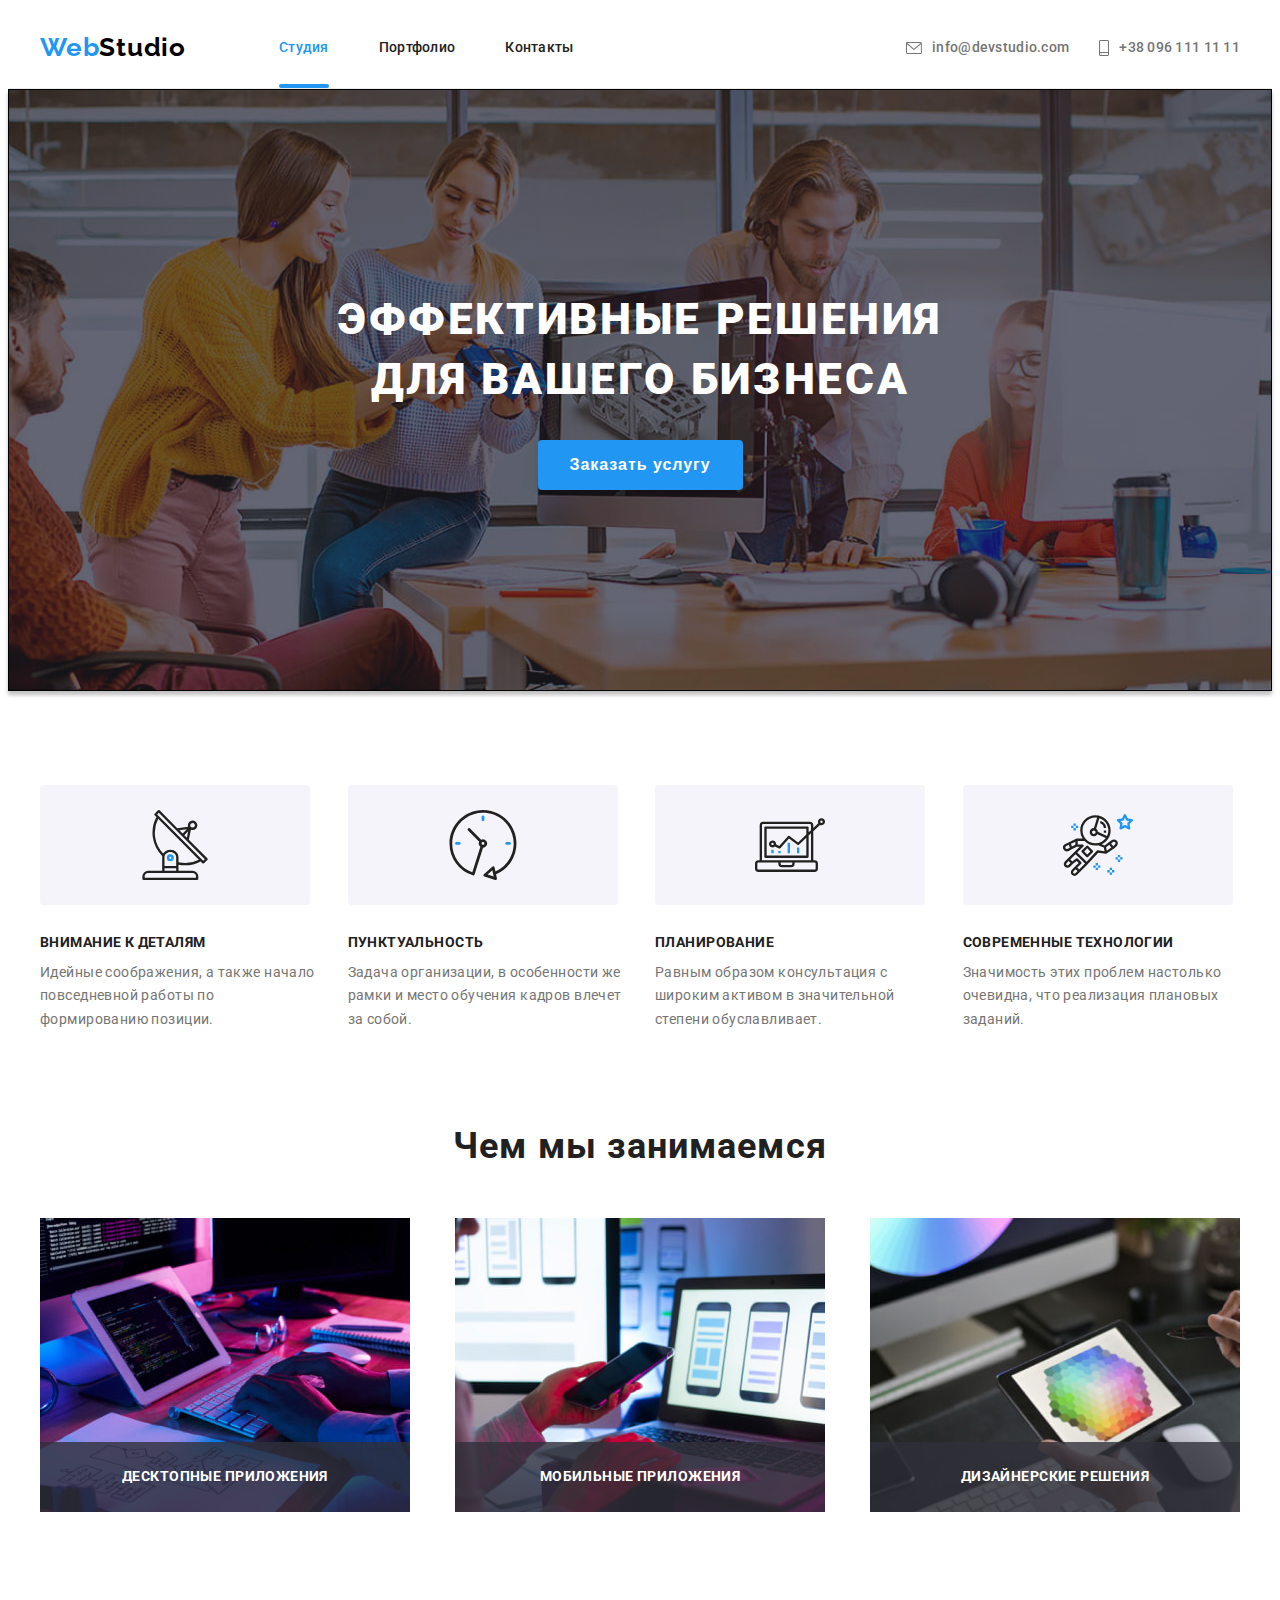
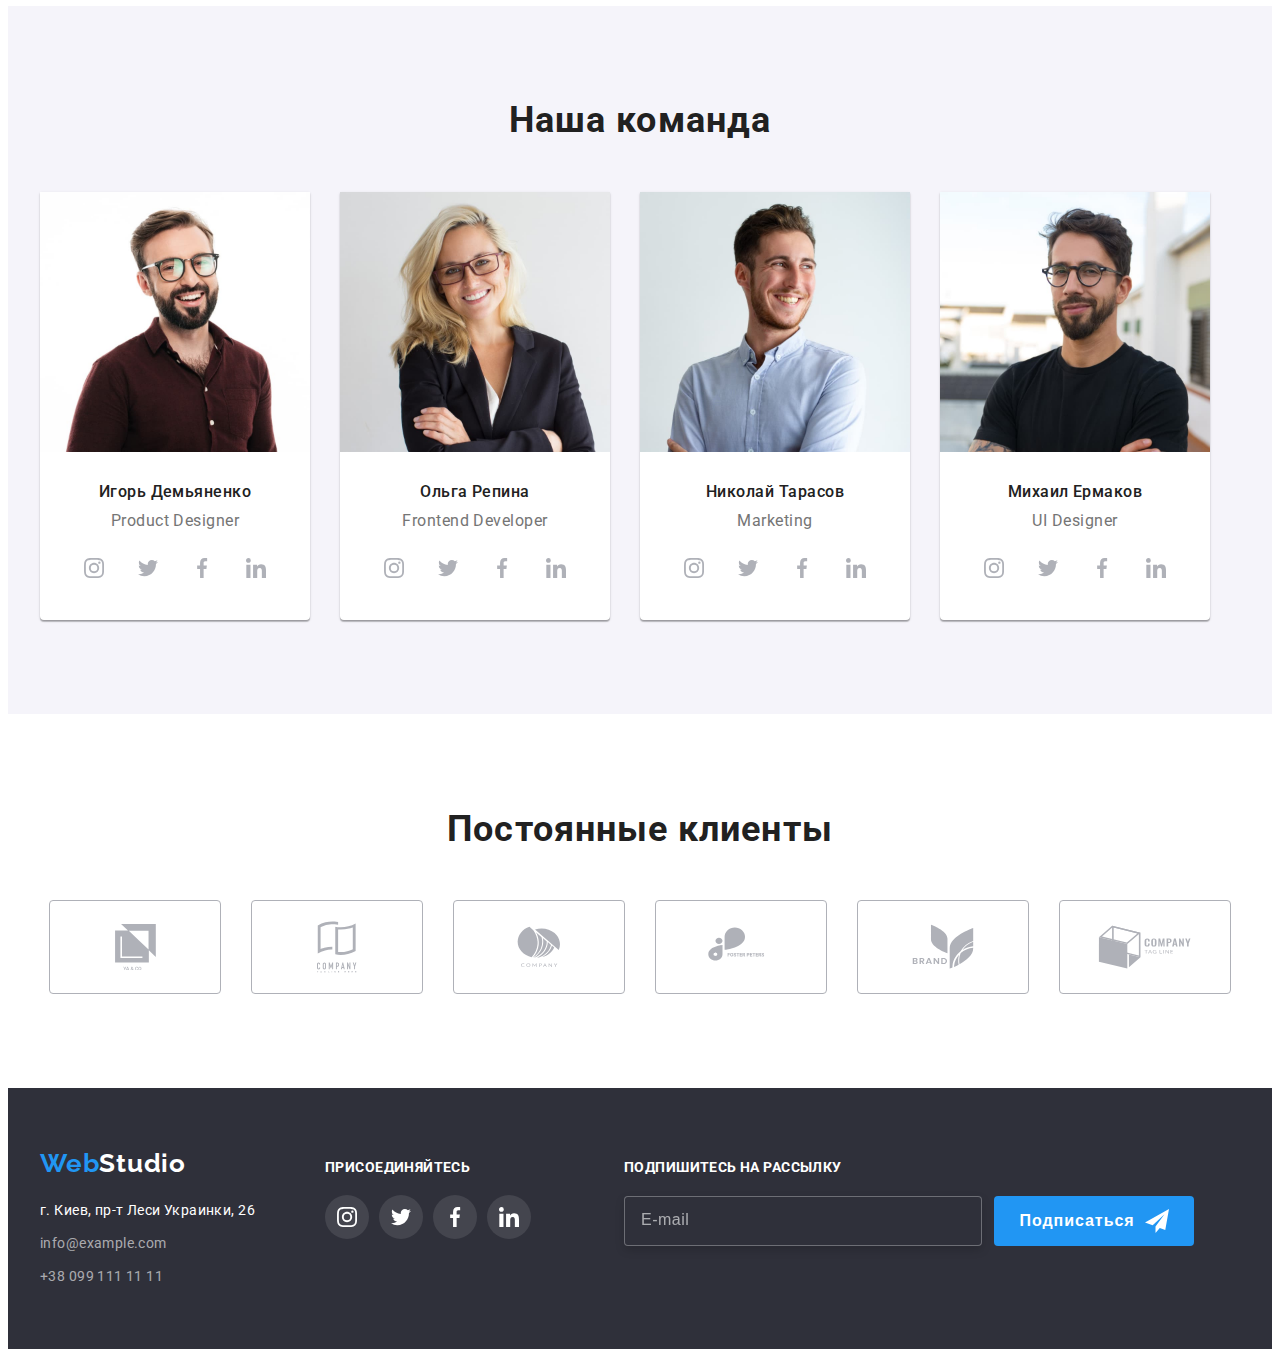
<file: index.html>
<!DOCTYPE html>
<html lang="ru">
<head>
    <meta charset="UTF-8">
    <meta http-equiv="X-UA-Compatible" content="IE=edge" />
    <meta name="viewport" content="width=device-width, initial-scale=1.0" />
    <title>Webstudio</title>
    <link rel="preconnect" href="https://fonts.gstatic.com" />
    <link href="https://fonts.googleapis.com/css2?family=Raleway:wght@700&family=Roboto:wght@400;500;700;900&display=swap"
        rel="stylesheet">
    <link rel="stylesheet" href="https://cdnjs.cloudflare.com/ajax/libs/modern-normalize/1.1.0/modern-normalize.min.css"
        integrity="sha512-wpPYUAdjBVSE4KJnH1VR1HeZfpl1ub8YT/NKx4PuQ5NmX2tKuGu6U/JRp5y+Y8XG2tV+wKQpNHVUX03MfMFn9Q=="
        crossorigin="anonymous" referrerpolicy="no-referrer" />
    <link rel="stylesheet" href="./css/styles.css" />
</head>
<body>
    <!--Шапка сайта -->
    <header class="main-head">
        <div class="header-container container">
            <nav class="main-nav">
                <a class="logo link" href="#"><span class="logo-color">Web</span>Studio</a>
                <ul class="menu-nav list">
                    <li class="menu-link item"><a class="link menu-item current" href="#">Студия</a></li>
                    <li class="item"><a class="link" href="./portfolio.html">Портфолио</a></li>
                    <li class="item"><a class="link" href="#">Контакты</a></li>
                </ul>
            </nav>
            <ul class="contact-nav list">
                <li class="item">
                    <a class="menu-contact link" href="mailto:info@devstudio.com" aria-label="Отправить письмо">
                        <svg class="envelope-icon" width="16" height="12">
                            <use href="./images/icons.svg#icon-envelope"></use>
                        </svg>    
                    info@devstudio.com</a>
                </li>
                <li class="item">
                    <a class="menu-contact link" href="tel:+380961111111" aria-label="Позвонить">
                        <svg class="envelope-icon" width="10" height="16">
                            <use href="./images/icons.svg#icon-smartphone"></use>
                        </svg>
                    +38 096 111 11 11</a>
                </li>
            </ul>
        </div>
    </header>

    <!--Уникальный контент страницы-->
    <main>      
        <!-- Hero -->
        <section class="hero">
            <div class="container">
                <h1 class="hero-head">Эффективные решения<br>для вашего бизнеса</h1>
                <button class="hero-button" type="button" data-modal-open>Заказать услугу</button>
            </div>
        </section>
        
        <!--Особенности компании -->
        <section class="section">
            <div class="container">
                <h2 hidden>Особенности</h2>
                <ul class="features list">
                    <li class="features-list">
                        <div class="feature-container">
                            <svg class="antenna" width="70" height="70" >
                                <use href="./images/icons.svg#icon-antenna"></use>
                            </svg>
                        </div>
                        <h3 class="features-head">Внимание к деталям</h3>
                        <p class="features-text">Идейные соображения, а также начало повседневной работы по формированию позиции.</p>
                    </li>

                    <li class="features-list">
                        <div class="feature-container">
                            <svg width="70" height="70">
                                <use href="./images/icons.svg#icon-clock"></use>
                            </svg>
                        </div>
                        <h3 class="features-head">Пунктуальность</h3>
                        <p class="features-text">Задача организации, в особенности же рамки и место обучения кадров влечет за собой.</p>
                    </li>
                        
                    <li class="features-list">
                        <div class="feature-container">
                            <svg width="70" height="70">
                                <use href="./images/icons.svg#icon-diagram"></use>
                            </svg>
                        </div>
                        <h3 class="features-head">Планирование</h3>
                        <p class="features-text">Равным образом консультация с широким активом в значительной степени обуславливает.</p>
                    </li>

                    <li class="features-list">
                        <div class="feature-container">
                            <svg width="70" height="70">
                                <use href="./images/icons.svg#icon-astronaut"></use>
                            </svg>
                        </div>
                        <h3 class="features-head">Современные технологии</h3>
                        <p class="features-text">Значимость этих проблем настолько очевидна, что реализация плановых заданий.</p>
                    </li>
                </ul>
            </div>      
        </section>
        
        <!--Чем занимается компания -->
        <section class="worklist-section section">
            <div class="container">
                <h2 class="worklist">Чем мы занимаемся</h2>
                <ul class="main-worklist list">
                    <li>
                        <div class="worklist-wrapper">
                            <img src="./images/worklist/box1.jpg" alt="Человек работает на компьютере" width="370" height="294">
                            <p class="main-worklist-desc">десктопные приложения</p>
                        </div>
                    </li>

                    <li>
                        <div class="worklist-wrapper">
                            <img src="./images/worklist/box2.jpg" alt="Человек работает на ноутбуке" width="370" height="294">
                            <p class="main-worklist-desc">мобильные приложения</p>
                        </div>
                    </li>

                    <li>
                        <div class="worklist-wrapper">
                            <p class="main-worklist-desc">дизайнерские решения</p>
                            <img src="./images/worklist/box3.jpg" alt="Человек работает на планшете" width="370" height="294">
                        </div>
                    </li>
                </ul>
            </div>          
        </section>
        
        <!--Команда компании -->
        <section class="team-section section">
            <div class="container">
                <h2 class="team">Наша команда</h2>
                <ul class="team-list list">
                    <li class="team-list-item">
                        <img class="team-img" src="./images/team/img.jpg" alt="бородатый мужчина в очках улыбается" width="270" height="260">
                        <h3 class="name">Игорь Демьяненко</h3>
                        <p class="profession" lang="en">Product Designer</p>
                        <ul class="team-container list">
                            <li class="item">
                                <a class="social-link" href="#" aria-label="Перейти в инстаграм">
                                    <svg class="social-icon" width="20" height="20">
                                        <use href="./images/icons.svg#icon-instagram"></use>
                                    </svg>
                               </a>
                            <li class="item">
                                <a class="social-link" href="#" aria-label="Перейти в твиттер">
                                    <svg class="social-icon" width="20" height="20">
                                        <use href="./images/icons.svg#icon-twitter"></use>
                                    </svg>
                                </a>
                            </li>

                            <li class="item">
                                <a class="social-link" href="#" aria-label="Перейти на фейсбук">
                                    <svg class="social-icon" width="20" height="20">
                                        <use href="./images/icons.svg#icon-facebook"></use>
                                    </svg>
                                </a>
                            </li>   
                            
                            <li class="item">
                                <a class="social-link" href="#" aria-label="Перейти на линкедин">
                                    <svg class="social-icon" width="20" height="20">
                                        <use href="./images/icons.svg#icon-linkedin"></use>
                                    </svg>
                                </a>
                            </li>
                        </ul>
                    </li>
                    <li class="team-list-item">
                        <img class="team-img" src="./images/team/img2.jpg" alt="женщина в очках улыбается" width="270" height="260">
                        <h3 class="name">Ольга Репина</h3>
                        <p class="profession" lang="en">Frontend Developer</p>
                        <ul class="team-container list">
                            <li class="item">
                                <a class="social-link" href="#" aria-label="Перейти в инстаграм">
                                    <svg class="social-icon" width="20" height="20">
                                        <use href="./images/icons.svg#icon-instagram"></use>
                                    </svg>
                                </a>
                            <li class="item">
                                <a class="social-link" href="#" aria-label="Перейти в твиттер">
                                    <svg class="social-icon" width="20" height="20">
                                        <use href="./images/icons.svg#icon-twitter"></use>
                                    </svg>
                                </a>
                            </li>

                            <li class="item">
                                <a class="social-link" href="#" aria-label="Перейти на фейсбук">
                                    <svg class="social-icon" width="20" height="20">
                                        <use href="./images/icons.svg#icon-facebook"></use>
                                    </svg>
                                </a>
                            </li>

                            <li class="item">
                                <a class="social-link" href="#" aria-label="Перейти на линкедин">
                                    <svg class="social-icon" width="20" height="20">
                                        <use href="./images/icons.svg#icon-linkedin"></use>
                                    </svg>
                                </a>
                            </li>
                        </ul>
                    </li>
                    <li class="team-list-item">
                        <img class="team-img" src="./images/team/img3.jpg" alt="мужчина улыбается" width="270" height="260">
                        <h3 class="name">Николай Тарасов</h3>
                        <p class="profession" lang="en">Marketing</p>
                        <ul class="team-container list">
                            <li class="item">
                                <a class="social-link" href="#" aria-label="Перейти в инстаграм">
                                    <svg class="social-icon" width="20" height="20">
                                        <use href="./images/icons.svg#icon-instagram"></use>
                                    </svg>
                                </a>
                            <li class="item">
                                <a class="social-link" href="#" aria-label="Перейти в твиттер">
                                    <svg class="social-icon" width="20" height="20">
                                        <use href="./images/icons.svg#icon-twitter"></use>
                                    </svg>
                                </a>
                            </li>
                        
                            <li class="item">
                                <a class="social-link" href="#" aria-label="Перейти на фейсбук">
                                    <svg class="social-icon" width="20" height="20">
                                        <use href="./images/icons.svg#icon-facebook"></use>
                                    </svg>
                                </a>
                            </li>
                        
                            <li class="item">
                                <a class="social-link" href="#" aria-label="Перейти на линкедин">
                                    <svg class="social-icon" width="20" height="20">
                                        <use href="./images/icons.svg#icon-linkedin"></use>
                                    </svg>
                                </a>
                            </li>
                        </ul>
                    </li>
                    <li class="team-list-item">
                        <img class="team-img" src="./images/team/img4.jpg" alt="мужчина важно ухмыляется" width="270" height="260">
                        <h3 class="name">Михаил Ермаков</h3>
                        <p class="profession" lang="en">UI Designer</p>
                        <ul class="team-container list">
                            <li class="item">
                                <a class="social-link" href="#" aria-label="Перейти в инстаграм">
                                    <svg class="social-icon" width="20" height="20">
                                        <use href="./images/icons.svg#icon-instagram"></use>
                                    </svg>
                                </a>
                            <li class="item">
                                <a class="social-link" href="#" aria-label="Перейти в твиттер">
                                    <svg class="social-icon" width="20" height="20">
                                        <use href="./images/icons.svg#icon-twitter"></use>
                                    </svg>
                                </a>
                            </li>
                        
                            <li class="item">
                                <a class="social-link" href="#" aria-label="Перейти на фейсбук">
                                    <svg class="social-icon" width="20" height="20">
                                        <use href="./images/icons.svg#icon-facebook"></use>
                                    </svg>
                                </a>
                            </li>
                        
                            <li class="item">
                                <a class="social-link" href="#" aria-label="Перейти на линкедин">
                                    <svg class="social-icon" width="20" height="20">
                                        <use href="./images/icons.svg#icon-linkedin"></use>
                                    </svg>
                                </a>
                            </li>
                        </ul>
                    </li>
                </ul>
            </div>        
        </section>

        <!--Постоянные клиенты -->
        <section class="section">
            <div class="container">
                <h2 class="customers-head">Постоянные клиенты</h2>
                <ul class="customers">
                    <li class="customers-list list">
                        <a class="customers-link" href="#" aria-label="Логотип компании">
                            <svg class="customers-icon" width="41" height="46.7">
                                <use href="./images/icons.svg#icon-group"></use>
                            </svg>
                        </a>
                    </li>

                    <li class="customers-list list">
                        <a class="customers-link" href="#" aria-label="Логотип компании">
                            <svg class="customers-icon" width="40" height="52">
                                <use href="./images/icons.svg#icon-group1"></use>
                            </svg>
                        </a>
                    </li>

                    <li class="customers-list list">
                        <a class="customers-link" href="#" aria-label="Логотип компании">
                            <svg class="customers-icon" width="43.46" height="41.18">
                                <use href="./images/icons.svg#icon-group2"></use>
                            </svg>
                        </a>
                    </li>

                    <li class="customers-list list">
                        <a class="customers-link" href="#" aria-label="Логотип компании">
                            <svg class="customers-icon" width="84.44" height="40.62">
                                <use href="./images/icons.svg#icon-group3"></use>
                            </svg>
                        </a>
                    </li>

                    <li class="customers-list list">
                        <a class="customers-link" href="#" aria-label="Логотип компании">
                            <svg class="customers-icon" width="62.54" height="45.43">
                                <use href="./images/icons.svg#icon-group4"></use>
                            </svg>
                        </a>
                    </li>

                    <li class="customers-list list">
                        <a class="customers-link" href="#" aria-label="Логотип компании">
                            <svg class="customers-icon" width="93.79" height="43.93">
                                <use href="./images/icons.svg#icon-group5"></use>
                            </svg>
                        </a>
                    </li>
                </ul>
            </div>
        </section>
    </main>
    
    <!--Футер сайта -->
    <footer class="footer-section">
        <div class="footer-block container">
            <div class="footer-link">
                <a class="footer-logo link" href="#"><span class="logo-color">Web</span>Studio</a>
                <address class="footer-address">
                    <ul class="footer-contact list">
                        <li class="item">
                            <a class="address-link link" href="https://goo.gl/maps/NRkBzwsqkBbF317T6" target="_blank"
                                rel="noopener noreferrer">г.
                                Киев, пр-т Леси Украинки, 26</a><br>
                        </li>
                        
                        <li class="item">
                            <a class="contact-link link" href="mailto:info@example.com">info@example.com</a><br>
                        </li>

                        <li class="item">
                            <a class="contact-link link" href="tel:+380991111111">+38 099 111 11 11</a><br>
                        </li>
                    </ul>
                </address>
            </div>
            <div class="footer-join-us-block">
                <h2 class="footer-icon-head">присоединяйтесь</h2>
                <ul class="footer-social-icon-list">
                    <li class="footer-icon-list list">
                        <a class="footer-icon-link" href="#" aria-label="Перейти в инстаграм">
                            <svg class="footer-social-icon" width="20" height="20">
                                <use href="./images/icons.svg#icon-instagram"></use>
                            </svg>
                        </a>
                    </li>
            
                    <li class="footer-icon-list list">
                        <a class="footer-icon-link" href="#" aria-label="Перейти в твиттер">
                            <svg class="footer-social-icon" width="20" height="20">
                                <use href="./images/icons.svg#icon-twitter"></use>
                            </svg>
                        </a>
                    </li>
            
                    <li class="footer-icon-list list">
                        <a class="footer-icon-link" href="#" aria-label="Перейти на фейсбук">
                            <svg class="footer-social-icon" width="20" height="20">
                                <use href="./images/icons.svg#icon-facebook"></use>
                            </svg>
                        </a>
                    </li>
            
                    <li class="footer-icon-list list">
                        <a class="footer-icon-link" href="#" aria-label="Перейти на линкедин">
                            <svg class="footer-social-icon" width="20" height="20">
                                <use href="./images/icons.svg#icon-linkedin"></use>
                            </svg>
                        </a>
                    </li>
                </ul>
            </div>
            <div class="footer-subscribe">
                <h2 class="head-subscribe">подпишитесь на рассылку</h2>
                <form>
                    <div class="form-subscribe">
                        <input class="input-subscribe" type="email" name="email" placeholder="E-mail">
                        <button class="btn-subscribe" type="submit">Подписаться
                            <svg class="icon-subscribe" width="24" height="24">
                                <use href="./images/icons.svg#icon-send"></use>
                            </svg>
                        </button>
                    </div>
                </form>
            </div>
        </div>    
    </footer>

    <div class="backdrop is-hidden" data-modal>
        <div class="modal">
            <button type="button" class="close-button" data-modal-close aria-label="Закрыть окно">
                <svg class="close-icon" width="11" height="11">
                    <use href="./images/icons.svg#icon-close"></use>
                </svg>
            </button>
            <form class="modal-form">
                <p class="head-modal-form">Оставьте свои данные, мы вам перезвоним</p>
                <label class="modal-form-label">
                    Имя
                    <span class="form-icon-position">
                        <input type="text" class="form-input" name="username" minlength="2" required>
                        <svg class="form-icon-svg" width=18 height=18>
                        <use href="./images/icons.svg#icon-person-black"></use>
                        </svg>
                    </span>
                </label>

                <label class="modal-form-label">
                    Телефон
                    <span class="form-icon-position">
                        <input type="tel" class="form-input" name="tel" pattern="[0-9]{3}-[0-9]{3}-[0-9]{2}-[0-9]{2}" title="000-000-00-00" required>
                        <svg class="form-icon-svg" width=18 height=18>
                            <use href="./images/icons.svg#icon-phone-black"></use>
                        </svg>
                    </span>
                </label>

                <label class="modal-form-label">
                    Почта
                    <span class="form-icon-position">
                        <input type="email" class="form-input" name="email" required>
                        <svg class="form-icon-svg" width=18 height=18>
                            <use href="./images/icons.svg#icon-email-black"></use>
                        </svg>
                    </span>
                </label>
                
                <label class="modal-form-label">
                    Комментарий
                    <textarea name="user-comment" class="modal-form-comment" placeholder="Введите текст"></textarea>
                </label>
                
                <span class="checkbox-wrapper">
                    <input type="checkbox" class="modal-form-checkbox visually-hidden" id="policy-terms">
                    <label for="policy-terms" class="modal-form-checkbox-label">Соглашаюсь с рассылкой и принимаю &nbsp;<a href="#">Условия договора</a></label>
                </span>

                <button class="modal-form-btn" type="submit">Отправить</button>
            </form>
        </div>
    </div>

    <script src="./js/modal.js"></script>
</body>
</html>
</file>
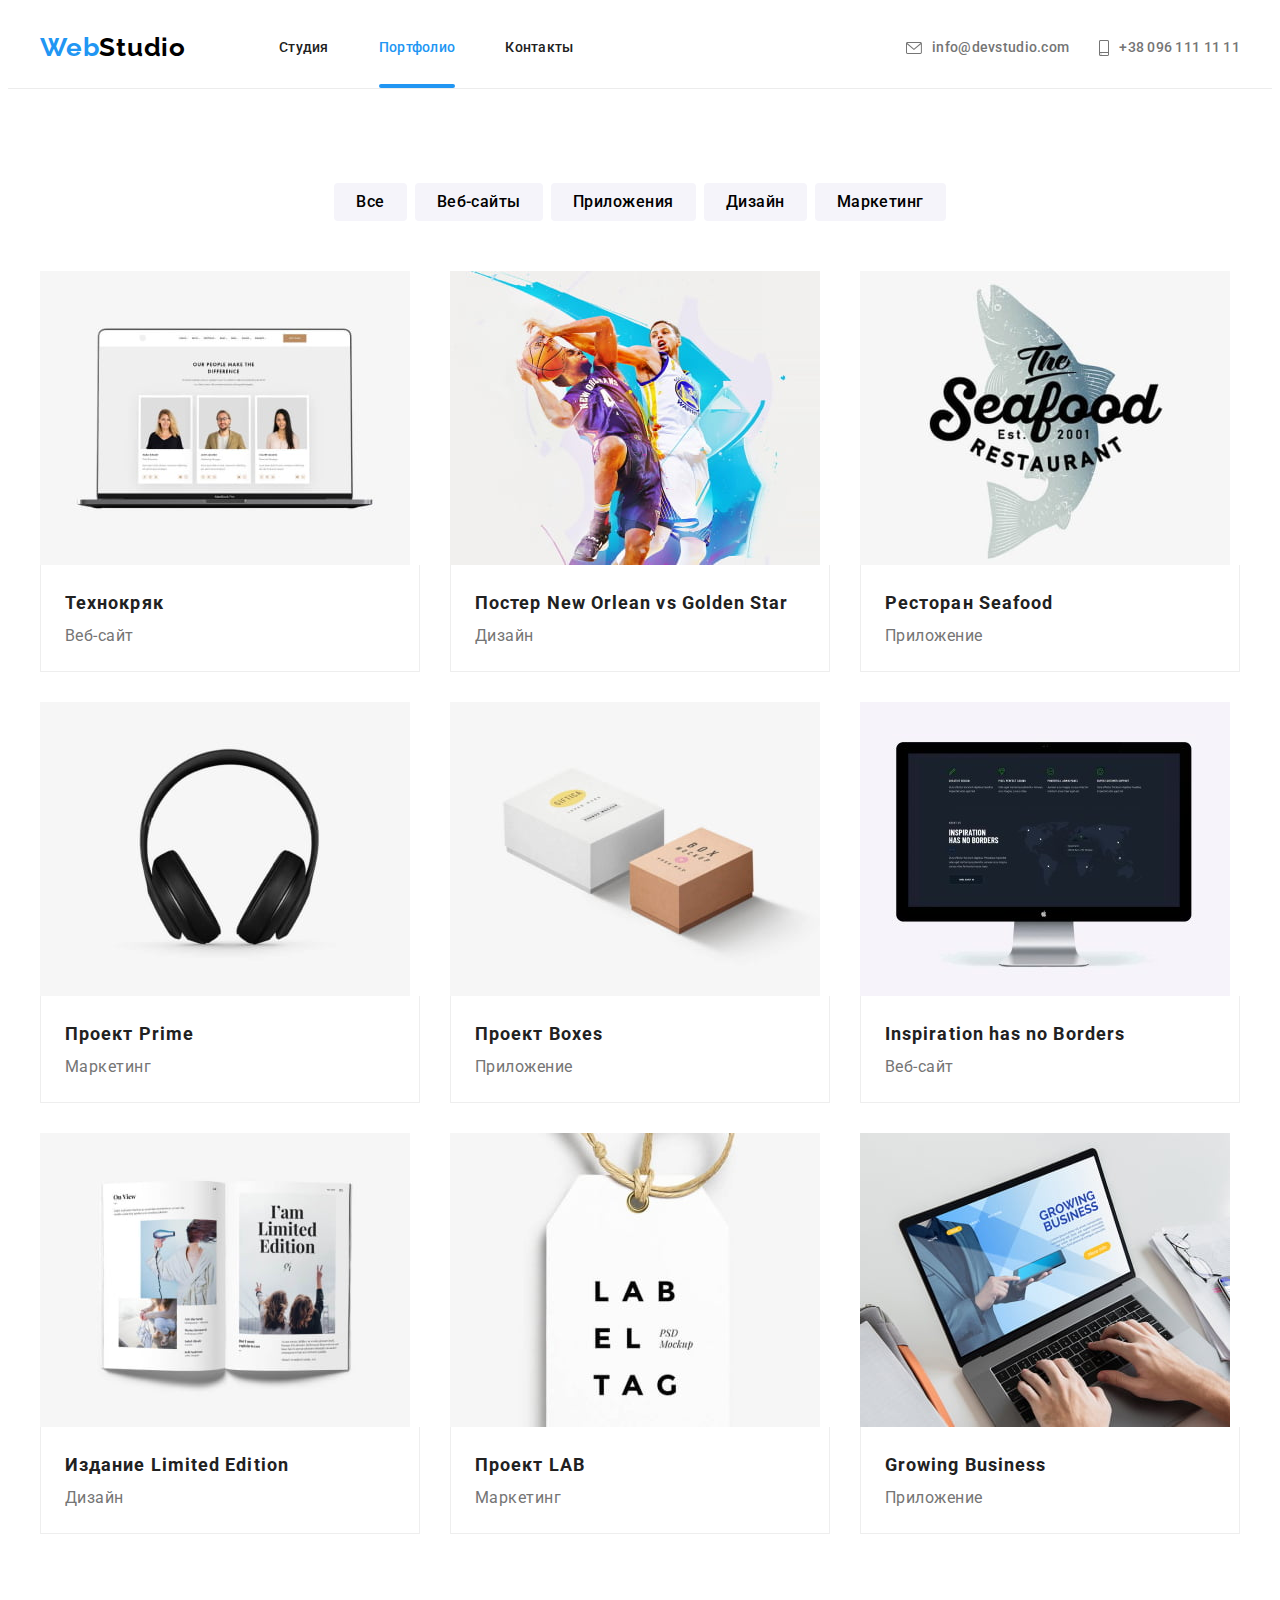
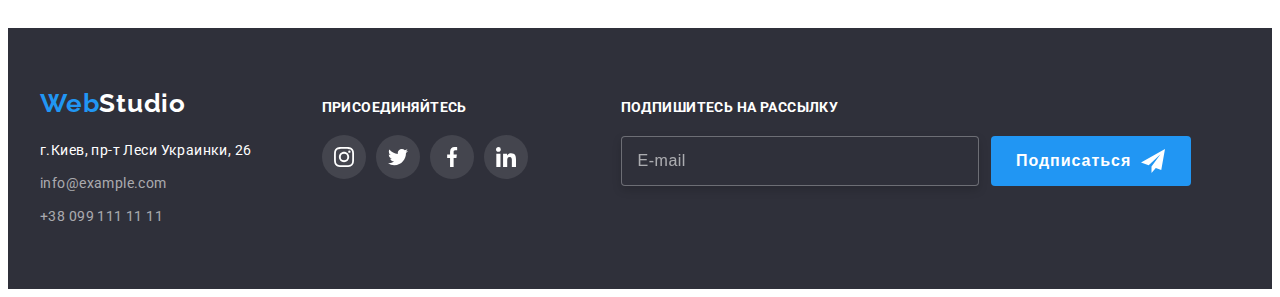
<file: portfolio.html>
<!DOCTYPE html>
<html lang="ru">
<head>
    <meta charset="UTF-8" />
    <meta http-equiv="X-UA-Compatible" content="IE=edge" />
    <meta name="viewport" content="width=device-width, initial-scale=1.0" />
    <title>Portfolio</title>
    <link rel="preconnect" href="https://fonts.gstatic.com" />
    <link href="https://fonts.googleapis.com/css2?family=Raleway:wght@700&family=Roboto:wght@400;500;700;900&display=swap" rel="stylesheet" />
    <link rel="stylesheet" href="https://cdnjs.cloudflare.com/ajax/libs/modern-normalize/1.1.0/modern-normalize.min.css"
      integrity="sha512-wpPYUAdjBVSE4KJnH1VR1HeZfpl1ub8YT/NKx4PuQ5NmX2tKuGu6U/JRp5y+Y8XG2tV+wKQpNHVUX03MfMFn9Q=="
      crossorigin="anonymous" referrerpolicy="no-referrer" />
    <link rel="stylesheet" href="./css/styles.css" />
</head>
<body>
    <!-- Шапка сайта -->
    <header class="main-head">
      <div class="header-container container">
        <nav class="main-nav">
          <a class="logo link" href="#"><span class="logo-color">Web</span>Studio</a>
          <ul class="menu-nav list">
            <li class="item"><a class="link" href="./index.html">Студия</a></li>
            <li class="menu-link item"><a class="link menu-item current" href="#">Портфолио</a></li>
            <li class="item"><a class="link" href="#">Контакты</a></li>
          </ul>
        </nav>
        <ul class="contact-nav list">
          <li class="item">
            <a class="menu-contact link" href="mailto:info@devstudio.com" aria-label="Отправить письмо">
              <svg class="envelope-icon" width="16" height="12">
                <use href="./images/icons.svg#icon-envelope"></use>
              </svg>
              info@devstudio.com</a>
          </li>
          <li class="item">
            <a class="menu-contact link" href="tel:+380961111111" aria-label="Позвонить">
              <svg class="envelope-icon" width="10" height="16">
                <use href="./images/icons.svg#icon-smartphone"></use>
              </svg>
              +38 096 111 11 11</a>
          </li>
        </ul>
      </div>
    </header>

    <!-- Уникальный контент страницы-->
    <main>
      <section class="section">

        <!-- Фильтр работ -->
        <div class="container">
          <h2 hidden>Фильтр работ</h2>
          <ul class="worklist-filter list">
            <li class="item"><button class="filter-btn" type="button">Все</button></li>
            <li class="item"><button class="filter-btn" type="button">Веб-сайты</button></li>
            <li class="item"><button class="filter-btn" type="button">Приложения</button></li>
            <li class="item"><button class="filter-btn" type="button">Дизайн</button></li>
            <li class="item"><button class="filter-btn" type="button">Маркетинг</button></li>
          </ul>
        </div>

        <!-- Галерея работ -->
        <div class="container">
          <h1 hidden>Галерея работ компании</h1>
          <ul class="worklist-gallery list">
            <li class="worklist-item">
              <a class="worklist-link link" href="#">
                <div class="worklist-wrapper">
                  <img class="worklist-img" src="./images/portfolio/technokryak.jpg" alt="на экране ноутбука открыт сайт" width="370" height="294"/>
                  <p class="overlay">Технокряк это современная площадка распространения коронавируса. Компании используют эту платформу для цифрового шпионажа и атак на защищённые сервера конкурентов.
                  </p>
                </div>
                <div class="worklist-border">
                  <h2 class="worklist-head">Технокряк</h2>
                  <p class="worklist-desc">Веб-сайт</p>
                </div>
              </a>
            </li>
            
            <li class="worklist-item">
              <a class="worklist-link link" href="#">
                <div class="worklist-wrapper">
                  <img class="worklist-img" src="./images/portfolio/poster.jpg" alt="баскетболисты играют с мяч" width="370"
                    height="294"/>
                  <p class="overlay">Технокряк это современная площадка распространения коронавируса. Компании используют эту платформу
                    для цифрового
                    шпионажа и атак на защищённые сервера конкурентов.
                  </p>
                </div>
                <div class="worklist-border">
                  <h2 class="worklist-head">
                    Постер<span lang="en"> New Orlean vs Golden Star</span>
                  </h2>
                  <p class="worklist-desc">Дизайн</p>
                </div>
              </a>
            </li>

            <li class="worklist-item">
              <a class="worklist-link link" href="#">
                <div class="worklist-wrapper">
                  <img class="worklist-img" src="./images/portfolio/seafood.jpg" alt="логотип на фоне рыбы" width="370" height="294"/>
                  <p class="overlay">Технокряк это современная площадка распространения коронавируса. Компании используют эту платформу
                    для цифрового
                    шпионажа и атак на защищённые сервера конкурентов.
                  </p>
                </div>
                <div class="worklist-border">
                  <h2 class="worklist-head">Ресторан<span lang="en"> Seafood</span></h2>
                  <p class="worklist-desc">Приложение</p>
                </div>
              </a>
            </li>

            <li class="worklist-item">
              <a class="worklist-link link" href="#">
                <div class="worklist-wrapper">
                  <img class="worklist-img" src="./images/portfolio/prime.jpg" alt="наушники" width="370" height="294"/>
                  <p class="overlay">Технокряк это современная площадка распространения коронавируса. Компании используют эту платформу
                    для цифрового
                    шпионажа и атак на защищённые сервера конкурентов.
                  </p>
                </div>
                <div class="worklist-border">
                  <h2 class="worklist-head">Проект<span lang="en"> Prime</span></h2>
                  <p class="worklist-desc">Маркетинг</p>
                </div>
              </a>
            </li>

            <li class="worklist-item">
              <a class="worklist-link link" href="#">
                <div class="worklist-wrapper">
                  <img class="worklist-img" src="./images/portfolio/boxes.jpg" alt="две коробки" width="370" height="294"/>
                  <p class="overlay">Технокряк это современная площадка распространения коронавируса. Компании используют эту платформу
                    для цифрового
                    шпионажа и атак на защищённые сервера конкурентов.
                  </p>
                </div>
                <div class="worklist-border">
                  <h2 class="worklist-head">Проект<span lang="en"> Boxes</span></h2>
                  <p class="worklist-desc">Приложение</p>
                </div>
              </a>
            </li>

            <li class="worklist-item">
              <a class="worklist-link link" href="#">
                <div class="worklist-wrapper">
                  <img class="worklist-img" src="./images/portfolio/borders.jpg" alt="монитор" width="370" height="294"/>
                  <p class="overlay">Технокряк это современная площадка распространения коронавируса. Компании используют эту платформу
                    для цифрового
                    шпионажа и атак на защищённые сервера конкурентов.
                  </p>
                </div>
                <div class="worklist-border">
                  <h2 class="worklist-head"><span lang="en"> Inspiration has no Borders</span></h2>
                  <p class="worklist-desc">Веб-сайт</p>
                </div>
              </a>
            </li>

            <li class="worklist-item">
              <a class="worklist-link link" href="#">
                <div class="worklist-wrapper">
                  <img class="worklist-img" src="./images/portfolio/magazine.jpg" alt="открытый журнал" width="370" height="294"/>
                  <p class="overlay">Технокряк это современная площадка распространения коронавируса. Компании используют эту платформу
                    для цифрового
                    шпионажа и атак на защищённые сервера конкурентов.
                  </p>
                </div>
                <div class="worklist-border">
                  <h2 class="worklist-head">Издание<span lang="en"> Limited Edition</span></h2>
                  <p class="worklist-desc">Дизайн</p>
                </div>
              </a>
            </li>

            <li class="worklist-item">
              <a class="worklist-link link" href="#">
                <div class="worklist-wrapper">
                  <img class="worklist-img" src="./images/portfolio/project_lab.jpg" alt="фото ярлыка" width="370" height="294"/>
                  <p class="overlay">Технокряк это современная площадка распространения коронавируса. Компании используют эту платформу
                    для цифрового
                    шпионажа и атак на защищённые сервера конкурентов.
                  </p>
                </div>
               <div class="worklist-border">
                  <h2 class="worklist-head">Проект<span lang="en"> LAB</span></h2>
                  <p class="worklist-desc">Маркетинг</p>
                </div>
              </a>
            </li>

            <li class="worklist-item">
              <a class="worklist-link link" href="#">
                <div class="worklist-wrapper">
                  <img class="worklist-img" src="./images/portfolio/businnes.jpg" alt="человек работает на ноутбуке" width="370"
                    height="294" />
                  <p class="overlay">Технокряк это современная площадка распространения коронавируса. Компании используют эту платформу
                    для цифрового
                    шпионажа и атак на защищённые сервера конкурентов.
                  </p>
                </div>
                <div class="worklist-border">                  
                  <h2 class="worklist-head"><span lang="en"> Growing Business</span></h2>
                  <p class="worklist-desc">Приложение</p>
                </div>

              </a>
            </li>
          </ul>
        </div>
      </section>
    </main>

    <!-- Футер сайта -->
    <footer class="footer-section">
      <div class="footer-block container">
        <div class="footer-link">
          <a class="footer-logo link" href="#"><span class="logo-color">Web</span>Studio</a>
          <address class="footer-address">
            <ul class="footer-contact list">
              <li class="item">
                <a class="address-link link" href="https://goo.gl/maps/NRkBzwsqkBbF317T6" target="_blank"
                  rel="noopener noreferrer">г.Киев, пр-т Леси Украинки, 26</a><br>
              </li>
              <li class="item">
                <a class="contact-link link" href="mailto:info@example.com">info@example.com</a><br>
              </li>
              <li class="item">
                <a class="contact-link link" href="tel:+380991111111">+38 099 111 11 11</a><br>
              </li>
            </ul>
          </address>
        </div>
        <div class="footer-join-us-block">
          <h2 class="footer-icon-head">присоединяйтесь</h2>
          <ul class="footer-social-icon-list">
            <li class="footer-icon-list list">
              <a class="footer-icon-link" href="#" aria-label="Перейти в инстаграм">
                <svg class="footer-social-icon" width="20" height="20">
                  <use href="./images/icons.svg#icon-instagram"></use>
                </svg>
              </a>
            </li>
    
            <li class="footer-icon-list list">
              <a class="footer-icon-link" href="#" aria-label="Перейти в твиттер">
                <svg class="footer-social-icon" width="20" height="20">
                  <use href="./images/icons.svg#icon-twitter"></use>
                </svg>
              </a>
            </li>
    
            <li class="footer-icon-list list">
              <a class="footer-icon-link" href="#" aria-label="Перейти на фейсбук">
                <svg class="footer-social-icon" width="20" height="20">
                  <use href="./images/icons.svg#icon-facebook"></use>
                </svg>
              </a>
            </li>
    
            <li class="footer-icon-list list">
              <a class="footer-icon-link" href="#" aria-label="Перейти на линкедин">
                <svg class="footer-social-icon" width="20" height="20">
                  <use href="./images/icons.svg#icon-linkedin"></use>
                </svg>
              </a>
            </li>
          </ul>
        </div>
        <div class="footer-subscribe">
          <h2 class="head-subscribe">подпишитесь на рассылку</h2>
          <form>
            <div class="form-subscribe">
              <input class="input-subscribe" type="email" name="email" placeholder="E-mail">
              <button class="btn-subscribe" type="submit">Подписаться
                <svg class="icon-subscribe" width="24" height="24">
                  <use href="./images/icons.svg#icon-send"></use>
                </svg>
              </button>
            </div>
          </form>
        </div>
      </div>
    </footer>
</body>
</html>
</file>
<file: css/styles.css>
.visually-hidden {
  position: absolute !important;
  clip: rect(1px 1px 1px 1px); /* IE6, IE7 */
  clip: rect(1px, 1px, 1px, 1px);
  padding: 0 !important;
  border: 0 !important;
  height: 1px !important;
  width: 1px !important;
  overflow: hidden;
}

:root {
  --accent-color: #2196f3;
  --primary-color: #212121;
  --secondary-color: #757575;
  --third-color: #ffffff;
  --fourth-color: #2f303a;
  --hero-color: #c4c4c4;
  --button-color: #f5f4fa;
  --icon-color: #afb1b8;
}

h1,
h2,
h3,
h4,
h5,
h6,
p {
  margin-top: 0;
  margin-bottom: 0;
}

ul,
ol {
  margin-top: 0;
  margin-bottom: 0;
  padding-left: 0;
}

img {
  display: block;
}

.list {
  list-style: none;
}

.link {
  text-decoration: none;
  color: var(--primary-color);
}

body {
  font-family: "Roboto", sans-serif;
  color: var(--primary-color);
}

/* ------------- Контейнер ---------------- */
.container {
  width: 1200px;
  margin-left: auto;
  margin-right: auto;
  padding-left: 15px;
  padding-right: 15px;
}

.section {
  padding-top: 94px;
  padding-bottom: 94px;
}

/* ----------------Шапка сайта--------------------------------------- */
.header-container {
  display: flex;
}

/* ----------------------Оформление логотипа -----------------------*/
.logo {
  margin-top: 24px;
  margin-bottom: 25px;
  margin-right: 93px;

  font-family: "Raleway", sans-serif;
  font-weight: 700;
  font-size: 26px;
  line-height: 1.19;
  letter-spacing: 0.03em;

  color: #000000;
}

.logo-color {
  color: var(--accent-color);
}

/* ---------------------Оформление меню навигации ------------------*/
.main-nav {
  display: flex;
}

.menu-nav {
  display: flex;

  font-weight: 500;
  font-size: 14px;
  line-height: 1.14;
  letter-spacing: 0.02em;

  color: var(--primary-color);
}

.menu-nav .item:not(:last-child) {
  margin-right: 50px;
}

.menu-nav .link {
  display: block;
  padding-top: 32px;
  padding-bottom: 32px;
}

.menu-nav .link:hover,
.menu-nav .link:focus {
  color: var(--accent-color);
}

.menu-nav .link.current {
  color: var(--accent-color);
}

.menu-link {
  position: relative;
}

.menu-nav .link {
  transition: color 250ms cubic-bezier(0.4, 0, 0.2, 1);
}

.menu-item::after {
  position: absolute;
  content: "";
  left: 0;
  bottom: 0;

  width: 100%;
  height: 4px;
  border-radius: 2px;

  background-color: var(--accent-color);
}

/* ---------------- Оформление меню контактов--------------------- */
.contact-nav {
  display: flex;
  margin-left: auto;
}

.contact-nav .item {
  padding-top: 32px;
  padding-bottom: 32px;
}

.contact-nav .item:not(:last-child) {
  margin-right: 30px;
}

.menu-contact {
  display: flex;
  align-items: center;
  margin: 0;
  padding: 0;

  font-weight: 500;
  font-size: 14px;
  line-height: 1.14;
  letter-spacing: 0.02em;

  color: var(--secondary-color);

  transition: color 250ms cubic-bezier(0.4, 0, 0.2, 1);
}

.menu-contact:hover,
.menu-contact:focus {
  color: var(--accent-color);
}

.envelope-icon {
  margin-right: 10px;
  fill: currentColor;
}

/* -------------- Нижняя линия шапки------------- */
.main-head {
  border-bottom: 1px solid #ececec;
}

/* --------------------Оформление раздела Hero ---------------------*/
.hero {
  max-width: 1600px;
  margin-left: auto;
  margin-right: auto;
  padding: 200px 0;

  text-align: center;

  border: 1px solid #000000;
  box-sizing: border-box;
  box-shadow: 0px 4px 4px rgba(0, 0, 0, 0.25);

  background-position: center;
  background-size: cover;
  background-repeat: no-repeat;
  background-color: var(--hero-color);
  background-image: linear-gradient(
      rgba(47, 48, 58, 0.4),
      rgba(47, 48, 58, 0.4)
    ),
    url(../images/hero_img.jpg);
}

.hero-head {
  margin-bottom: 30px;

  font-weight: 900;
  font-size: 44px;
  line-height: 1.36;
  letter-spacing: 0.06em;
  text-transform: uppercase;

  color: var(--third-color);
}

/*-------------------- Оформление кнопки "Заказать услугу" -----------------*/
.hero-button {
  padding: 10px 32px;

  font-weight: 700;
  font-size: 16px;
  line-height: 1.87;
  text-align: center;
  letter-spacing: 0.06em;

  border: none;
  box-shadow: 0px 4px 4px rgba(0, 0, 0, 0.15);
  border-radius: 4px;

  color: var(--third-color);
  background: var(--accent-color);

  transition: background 250ms cubic-bezier(0.4, 0, 0.2, 1);

  cursor: pointer;
}

.hero-button:hover,
.hero-button:focus {
  background: #188ce8;
}

/*---------------- Оформление раздела "Особенности компании ---------------------*/
.features {
  display: flex;
  justify-content: space-between;
  flex-wrap: wrap;
  margin-left: -30px;
}

.features-list {
  flex-basis: calc(100% / 4 - 30px);
  margin-left: 30px;
}

.feature-container {
  display: flex;
  justify-content: center;
  align-items: center;

  width: 270px;
  height: 120px;
  margin-bottom: 30px;
  border-radius: 4px;

  background: var(--button-color);
}

.features-head {
  margin-bottom: 10px;

  font-weight: 700;
  font-size: 14px;
  line-height: 1.14;
  letter-spacing: 0.03em;
  text-transform: uppercase;
}

.features-text {
  font-size: 14px;
  line-height: 1.71;
  letter-spacing: 0.03em;

  color: var(--secondary-color);
}

/* --------------- Оформление раздела "Чем занимается компания" ---------------------------- */
.worklist-section {
  padding-top: 0;
}

.main-worklist {
  display: flex;
  justify-content: space-between;
}

.worklist-wrapper {
  position: relative;
}

.main-worklist-desc {
  position: absolute;
  bottom: 0;
  width: 100%;
  height: 70px;

  display: flex;
  justify-content: center;
  align-items: center;

  font-weight: 700;
  font-size: 14px;
  line-height: 1.14;
  text-align: center;
  letter-spacing: 0.03em;
  text-transform: uppercase;

  background-color: rgba(47, 48, 58, 0.8);
  color: var(--third-color);
}

.worklist {
  margin-bottom: 50px;

  font-weight: 700;
  font-size: 36px;
  line-height: 1.16;
  text-align: center;
  letter-spacing: 0.03em;
}

/* --------------- Оформление раздела "Команда компании" ---------------------------- */
.team-section {
  background-color: #f5f4fa;
}

.team {
  margin-bottom: 50px;

  font-weight: 700;
  font-size: 36px;
  line-height: 1.16;
  text-align: center;
  letter-spacing: 0.03em;
}

.team-list {
  display: flex;
  margin-left: -30px;
}

.team-list-item {
  margin-left: 30px;

  box-shadow: 0px 1px 3px rgba(0, 0, 0, 0.12), 0px 1px 1px rgba(0, 0, 0, 0.14),
    0px 2px 1px rgba(0, 0, 0, 0.2);
  border-radius: 0px 0px 4px 4px;

  background-color: var(--third-color);
}

.team-img {
  margin-bottom: 30px;
}

.name {
  margin-bottom: 10px;

  font-weight: 500;
  font-size: 16px;
  line-height: 1.19;
  text-align: center;
  letter-spacing: 0.03em;
}

.profession {
  margin-bottom: 16px;

  font-size: 16px;
  line-height: 1.19;
  text-align: center;
  letter-spacing: 0.03em;

  color: var(--secondary-color);
}

.team-container {
  display: flex;
  justify-content: center;
  margin-bottom: 30px;
}

.team-container .item:not(:last-child) {
  margin-right: 10px;
}

.social-link {
  display: flex;
  justify-content: center;
  align-items: center;
  width: 44px;
  height: 44px;

  border-radius: 50%;

  color: var(--icon-color);
  background-color: var(--third-color);

  transition: color 250ms cubic-bezier(0.4, 0, 0.2, 1),
    background-color 250ms cubic-bezier(0.4, 0, 0.2, 1);
}

.social-link:hover,
.social-link:focus {
  color: var(--third-color);
  background-color: var(--accent-color);
}

.social-icon {
  fill: currentColor;
}

/* -------------- Оформление раздела Постоянные клиенты ----------- */

.customers-head {
  margin-bottom: 50px;

  font-weight: 700;
  font-size: 36px;
  line-height: 42px;
  text-align: center;
  letter-spacing: 0.03em;

  color: var(--primary-color);
}

.customers {
  display: flex;
  justify-content: center;
}

.customers-list:not(:last-child) {
  margin-right: 30px;
}

.customers-link {
  display: flex;
  justify-content: center;
  align-items: center;
  width: 170px;
  height: 92px;

  border: 1px solid;
  border-color: var(--icon-color);
  border-radius: 4px;

  color: var(--icon-color);

  transition: color 250ms cubic-bezier(0.4, 0, 0.2, 1),
    border-color 250ms cubic-bezier(0.4, 0, 0.2, 1);
}

.customers-link:hover,
.customers-link:focus {
  color: var(--accent-color);
  border-color: var(--accent-color);
}

.customers-icon {
  fill: currentColor;
}

/* --------------- Оформление футера ---------------------------- */
.footer-section {
  padding: 60px 0;

  background-color: var(--fourth-color);
}

.footer-block {
  display: flex;
  align-items: baseline;
}

.footer-link {
  margin-right: 70px;
}

/* ------ Логотип в футере ------- */
.footer-logo {
  display: inline-block;
  margin-bottom: 20px;

  font-family: "Raleway", sans-serif;
  font-weight: 700;
  font-size: 26px;
  line-height: 1.19;
  letter-spacing: 0.03em;

  color: var(--third-color);
}

/* ------контакты в футере --------- */
.address-link {
  font-size: 14px;
  line-height: 1.71;
  letter-spacing: 0.03em;
  color: var(--third-color);

  transition: color 250ms cubic-bezier(0.4, 0, 0.2, 1);
}

.contact-link {
  font-size: 14px;
  line-height: 1.71;
  letter-spacing: 0.03em;
  color: rgba(255, 255, 255, 0.6);

  transition: color 250ms cubic-bezier(0.4, 0, 0.2, 1);
}

.footer-address {
  font-style: inherit;
}

.footer-contact .item:not(:last-child) {
  margin-bottom: 9px;
}

.footer-address .link:hover,
.footer-address .link:focus {
  color: var(--accent-color);
}

/* ------ Ссылки на соц.сети----------- */

.footer-icon-head {
  margin-bottom: 20px;

  font-weight: 700;
  font-size: 14px;
  line-height: 16px;
  letter-spacing: 0.03em;
  text-transform: uppercase;

  color: var(--third-color);
}

.footer-social-icon-list {
  display: flex;
}

.footer-icon-list:not(:last-child) {
  margin-right: 10px;
}

.footer-icon-link {
  display: flex;
  justify-content: center;
  align-items: center;

  width: 44px;
  height: 44px;

  border-radius: 50%;
  color: var(--third-color);
  background-color: rgba(255, 255, 255, 0.1);

  transition: color 250ms cubic-bezier(0.4, 0, 0.2, 1),
    background-color 250ms cubic-bezier(0.4, 0, 0.2, 1);
}

.footer-icon-link:hover,
.footer-icon-link:focus {
  background-color: var(--accent-color);
}

.footer-social-icon {
  fill: currentColor;
}

/* ------------------------Подписка на рассылку--------------------------------- */
.footer-subscribe {
  margin-left: 93px;
}

.head-subscribe {
  margin-bottom: 20px;
  font-weight: 700;
  font-size: 14px;
  line-height: 1.14;
  letter-spacing: 0.03em;
  text-transform: uppercase;

  color: var(--third-color);
}

.form-subscribe {
  display: flex;
  align-items: center;
}

.input-subscribe {
  padding-left: 16px;
  margin-right: 12px;

  width: 358px;
  height: 50px;
  border: 1px solid rgba(255, 255, 255, 0.3);
  box-sizing: border-box;
  filter: drop-shadow(0px 4px 4px rgba(0, 0, 0, 0.15));
  border-radius: 4px;

  color: var(--third-color);
  background-color: var(--fourth-color);
}

.input-subscribe::placeholder {
  font-size: 16px;
  line-height: 1.25;
  letter-spacing: 0.03em;

  color: rgba(255, 255, 255, 0.6);
}

.btn-subscribe {
  display: flex;
  justify-content: center;
  align-items: center;

  width: 200px;
  height: 50px;

  font-weight: 700;
  font-size: 16px;
  line-height: 1.87;
  letter-spacing: 0.06em;
  border: none;
  border-radius: 4px;

  transition: box-shadow 250ms cubic-bezier(0.4, 0, 0.2, 1),
    background 250ms cubic-bezier(0.4, 0, 0.2, 1);

  color: var(--third-color);
  background: var(--accent-color);
  cursor: pointer;
}

.btn-subscribe:hover,
.btn-subscribe:focus {
  background: #188ce8;
  box-shadow: 0px 4px 4px rgba(0, 0, 0, 0.15);
}

.icon-subscribe {
  margin-left: 10px;
}

/* ------------------------Страница Портфолио --------------------------------- */

/* --------------- Оформление кнопок  Фильтр работ ---------------------------- */
.worklist-filter {
  display: flex;
  justify-content: center;
  margin-bottom: 50px;
}

.worklist-filter .item:not(:last-child) {
  margin-right: 8px;
}

.filter-btn {
  padding: 6px 22px;

  font-family: inherit;
  font-weight: 500;
  font-size: 16px;
  line-height: 1.62;
  text-align: center;
  letter-spacing: 0.03em;

  border: none;
  border-radius: 4px;
  background-color: var(--button-color);

  transition: color 250ms cubic-bezier(0.4, 0, 0.2, 1),
    background-color 250ms cubic-bezier(0.4, 0, 0.2, 1),
    box-shadow 250ms cubic-bezier(0.4, 0, 0.2, 1);

  cursor: pointer;
}

.filter-btn:hover,
.filter-btn:focus {
  box-shadow: 0px 3px 1px rgba(0, 0, 0, 0.1), 0px 1px 2px rgba(0, 0, 0, 0.08),
    0px 2px 2px rgba(0, 0, 0, 0.12);

  color: var(--third-color);
  background-color: var(--accent-color);
}

/* --------------- Оформление галерея работ ---------------------------- */
.worklist-gallery {
  display: flex;
  flex-wrap: wrap;
  margin-top: -30px;
  margin-left: -30px;
}

.worklist-item {
  flex-basis: calc(100% / 3 - 30px);
  margin-top: 30px;
  margin-left: 30px;
}

.worklist-link {
  display: block;

  transition: box-shadow 250ms cubic-bezier(0.4, 0, 0.2, 1);
}

.worklist-link:hover {
  box-shadow: 0px 1px 1px rgba(0, 0, 0, 0.12), 0px 4px 4px rgba(0, 0, 0, 0.06),
    1px 4px 6px rgba(0, 0, 0, 0.16);
}

.worklist-wrapper {
  position: relative;
  overflow: hidden;
}

.overlay {
  position: absolute;
  top: 0;
  overflow: auto;

  width: 100%;
  height: 100%;
  padding: 63px 24px;

  font-size: 18px;
  line-height: 1.56;
  letter-spacing: 0.03em;

  color: var(--third-color);
  background-color: rgba(33, 150, 243, 0.9);

  transform: translateY(100%);
  transition: transform 250ms cubic-bezier(0.4, 0, 0.2, 1),
    background-color 250ms cubic-bezier(0.4, 0, 0.2, 1);
}

.worklist-link:hover .overlay,
.worklist-link:focus .overlay {
  transform: translateY(0%);
}

.worklist-head {
  font-weight: 700;
  font-size: 18px;
  line-height: 2;
  letter-spacing: 0.06em;
  color: var(--primary-color);
}

.worklist-desc {
  font-size: 16px;
  line-height: 1.88;
  letter-spacing: 0.03em;
  color: var(--secondary-color);
}

.worklist-border {
  padding: 20px 24px;
  border-right: 1px solid #eeeeee;
  border-bottom: 1px solid #eeeeee;
  border-left: 1px solid #eeeeee;
}

/* ----- Оформление backdrop -------- */
.backdrop {
  position: fixed;
  top: 0;
  left: 0;

  width: 100vw;
  height: 100vh;

  visibility: visible;
  opacity: 1;
  pointer-events: auto;

  transform: scale(1);
  transition: opacity 400ms linear, transform 300ms linear;

  background-color: rgba(0, 0, 0, 0.2);
}

/* -----------Офрмление модального окна-------- */
.modal {
  position: absolute;
  left: 50%;
  top: 50%;
  transform: translate(-50%, -50%);

  padding: 40px 35.76px 40px 41px;
  width: 528px;

  box-shadow: 0px 1px 3px rgba(0, 0, 0, 0.12), 0px 1px 1px rgba(0, 0, 0, 0.14),
    0px 2px 1px rgba(0, 0, 0, 0.2);
  border-radius: 4px;
  background-color: var(--third-color);
}

.is-hidden {
  visibility: hidden;
  opacity: 0;
  pointer-events: none;
  transform: scale(0);
}

.close-button {
  position: absolute;
  right: 8px;
  top: 8px;

  width: 30px;
  height: 30px;
  padding: 0;

  border: 1px solid rgba(0, 0, 0, 0.1);
  border-radius: 50%;
  background-color: transparent;

  transition: fill 250ms cubic-bezier(0.4, 0, 0.2, 1);

  cursor: pointer;
}

.close-button:focus,
.close-button:hover {
  fill: var(--accent-color);
}

/* ---------Оформление формы модального окна ------- */

.modal-form {
  display: flex;
  flex-direction: column;
}

.head-modal-form {
  margin-bottom: 12px;

  font-weight: 700;
  font-size: 20px;
  line-height: 1.15;
  text-align: center;
  letter-spacing: 0.03em;

  color: var(--primary-color);
}

.modal-form-label {
  position: relative;
  margin-bottom: 20px;

  font-size: 12px;
  line-height: 1.17;
  letter-spacing: 0.01em;

  color: var(--secondary-color);
}

.form-icon-position {
  position: relative;
  margin-top: 4px;

  display: block;
}

.form-input {
  width: 100%;
  height: 40px;
  padding-left: 42px;

  border: 1px solid rgba(33, 33, 33, 0.2);
  border-radius: 4px;

  transition: border-color 250ms cubic-bezier(0.4, 0, 0.2, 1);

  outline: none;
  cursor: pointer;
}

.form-input:focus,
.form-input:hover {
  border-color: var(--accent-color);
}

.form-input:focus + .form-icon-svg {
  fill: var(--accent-color);
}

.form-input:hover + .form-icon-svg {
  fill: var(--accent-color);
}

.form-icon-svg {
  position: absolute;
  top: 50%;
  transform: translateY(-50%);
  left: 12px;

  display: block;

  transition: fill 250ms cubic-bezier(0.4, 0, 0.2, 1);
}

.modal-form-comment {
  display: inline-block;
  width: 100%;
  height: 120px;
  margin-top: 4px;
  padding: 12px 16px;

  border: 1px solid rgba(33, 33, 33, 0.2);
  border-radius: 4px;

  transition: border-color 250ms cubic-bezier(0.4, 0, 0.2, 1);

  resize: none;
  outline: none;
}

.modal-form-comment:hover,
.modal-form-comment:focus {
  border-color: var(--accent-color);
}

.modal-form-comment::placeholder {
  font-size: 14px;
  line-height: 1.14;
  letter-spacing: 0.01em;

  color: rgba(117, 117, 117, 0.5);
}

.checkbox-wrapper {
  margin-bottom: 30px;
}

.modal-form-checkbox-label {
  display: flex;
  justify-content: center;
  align-items: center;

  font-size: 14px;
  line-height: 1.71;
  letter-spacing: 0.03em;

  color: var(--secondary-color);
  cursor: pointer;
}

.modal-form-checkbox-label::before {
  content: "";
  display: block;
  width: 16px;
  height: 15px;
  margin-right: 7px;
  border: 2px solid var(--primary-color);
  border-radius: 2px;
}

.modal-form-checkbox:checked + .modal-form-checkbox-label::before {
  background-image: url(../images/vector.svg);
  border-color: var(--accent-color);
  background-size: contain;
  background-origin: border-box;
  background-color: var(--accent-color);
}

.modal-form-checkbox:focus + .modal-form-checkbox-label::before {
  outline: 2px solid var(--accent-color);
}

.modal-form-checkbox-label a {
  color: var(--accent-color);
}

.modal-form-btn {
  display: flex;
  justify-content: center;
  align-items: center;

  margin: auto;
  width: 200px;
  height: 50px;

  font-weight: 700;
  font-size: 16px;
  line-height: 1.87;
  text-align: center;
  letter-spacing: 0.06em;
  border-radius: 4px;
  border: none;

  color: var(--third-color);
  background: var(--accent-color);

  transition: box-shadow 250ms cubic-bezier(0.4, 0, 0.2, 1),
    background 250ms cubic-bezier(0.4, 0, 0.2, 1);
  cursor: pointer;
}

.modal-form-btn:hover,
.modal-form-btn:focus {
  box-shadow: 0px 4px 4px rgba(0, 0, 0, 0.15);
  background: #188ce8;
}
</file>
